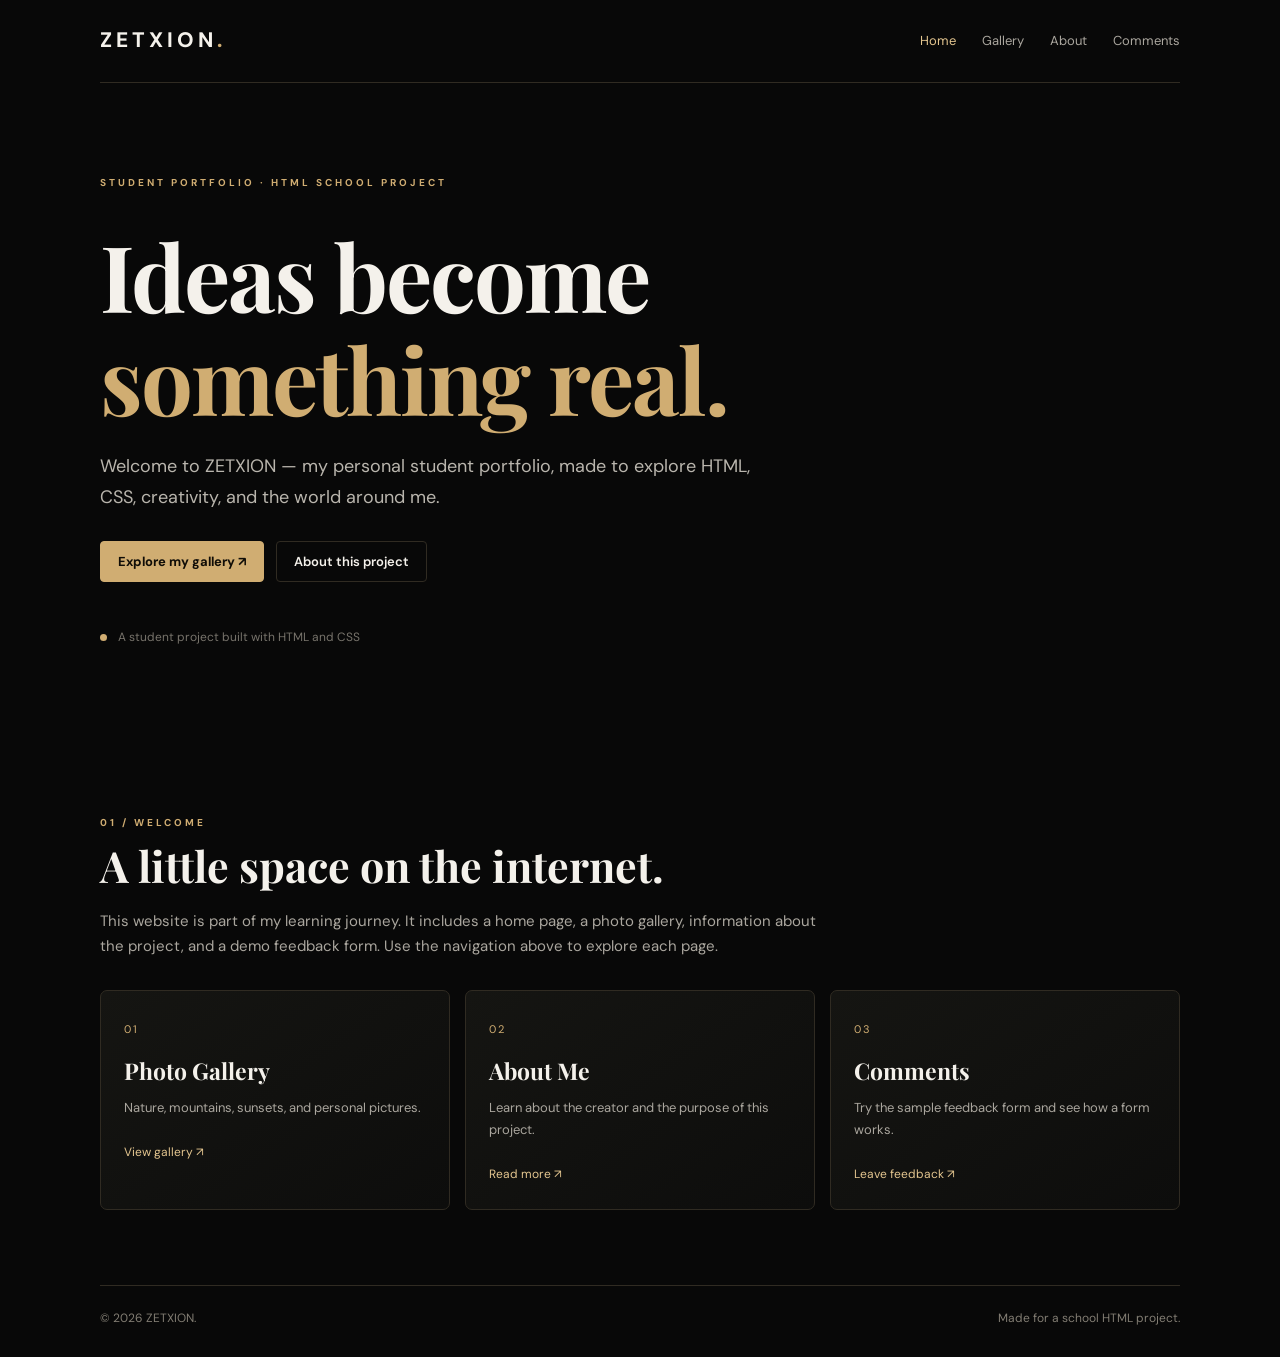
<file: index.html>
<!DOCTYPE html>
<html lang="en">
<head>
  <meta charset="UTF-8">
  <meta name="viewport" content="width=device-width, initial-scale=1">
  <meta name="theme-color" content="#080808">
  <meta name="description" content="ZETXION student portfolio and HTML school project.">
  <title>ZETXION | Home</title>
  <link rel="stylesheet" href="style.css">
</head>
<body>
  <header class="site-header">
    <a class="logo" href="index.html">ZETXION<span>.</span></a>
    <nav aria-label="Main navigation">
      <a class="active" href="index.html">Home</a>
      <a href="gallery.html">Gallery</a>
      <a href="about.html">About</a>
      <a href="comments.html">Comments</a>
    </nav>
  </header>

  <main>
    <section class="hero container">
      <p class="eyebrow">STUDENT PORTFOLIO · HTML SCHOOL PROJECT</p>
      <h1>Ideas become<br><span>something real.</span></h1>
      <p class="lead">Welcome to ZETXION — my personal student portfolio, made to explore HTML, CSS, creativity, and the world around me.</p>
      <div class="button-row">
        <a class="button button-gold" href="gallery.html">Explore my gallery ↗</a>
        <a class="button button-outline" href="about.html">About this project</a>
      </div>
      <div class="hero-note"><span class="status-dot"></span> A student project built with HTML and CSS</div>
    </section>

    <section class="container section-block">
      <p class="eyebrow">01 / WELCOME</p>
      <h2>A little space on the internet.</h2>
      <p class="body-copy">This website is part of my learning journey. It includes a home page, a photo gallery, information about the project, and a demo feedback form. Use the navigation above to explore each page.</p>
      <div class="feature-grid">
        <a class="feature-card" href="gallery.html"><span class="card-index">01</span><h3>Photo Gallery</h3><p>Nature, mountains, sunsets, and personal pictures.</p><span class="card-link">View gallery ↗</span></a>
        <a class="feature-card" href="about.html"><span class="card-index">02</span><h3>About Me</h3><p>Learn about the creator and the purpose of this project.</p><span class="card-link">Read more ↗</span></a>
        <a class="feature-card" href="comments.html"><span class="card-index">03</span><h3>Comments</h3><p>Try the sample feedback form and see how a form works.</p><span class="card-link">Leave feedback ↗</span></a>
      </div>
    </section>
  </main>

  <footer class="site-footer"><span>© <span class="year"></span> ZETXION.</span><span>Made for a school HTML project.</span></footer>
  <script src="script.js"></script>
</body>
</html>
</file>
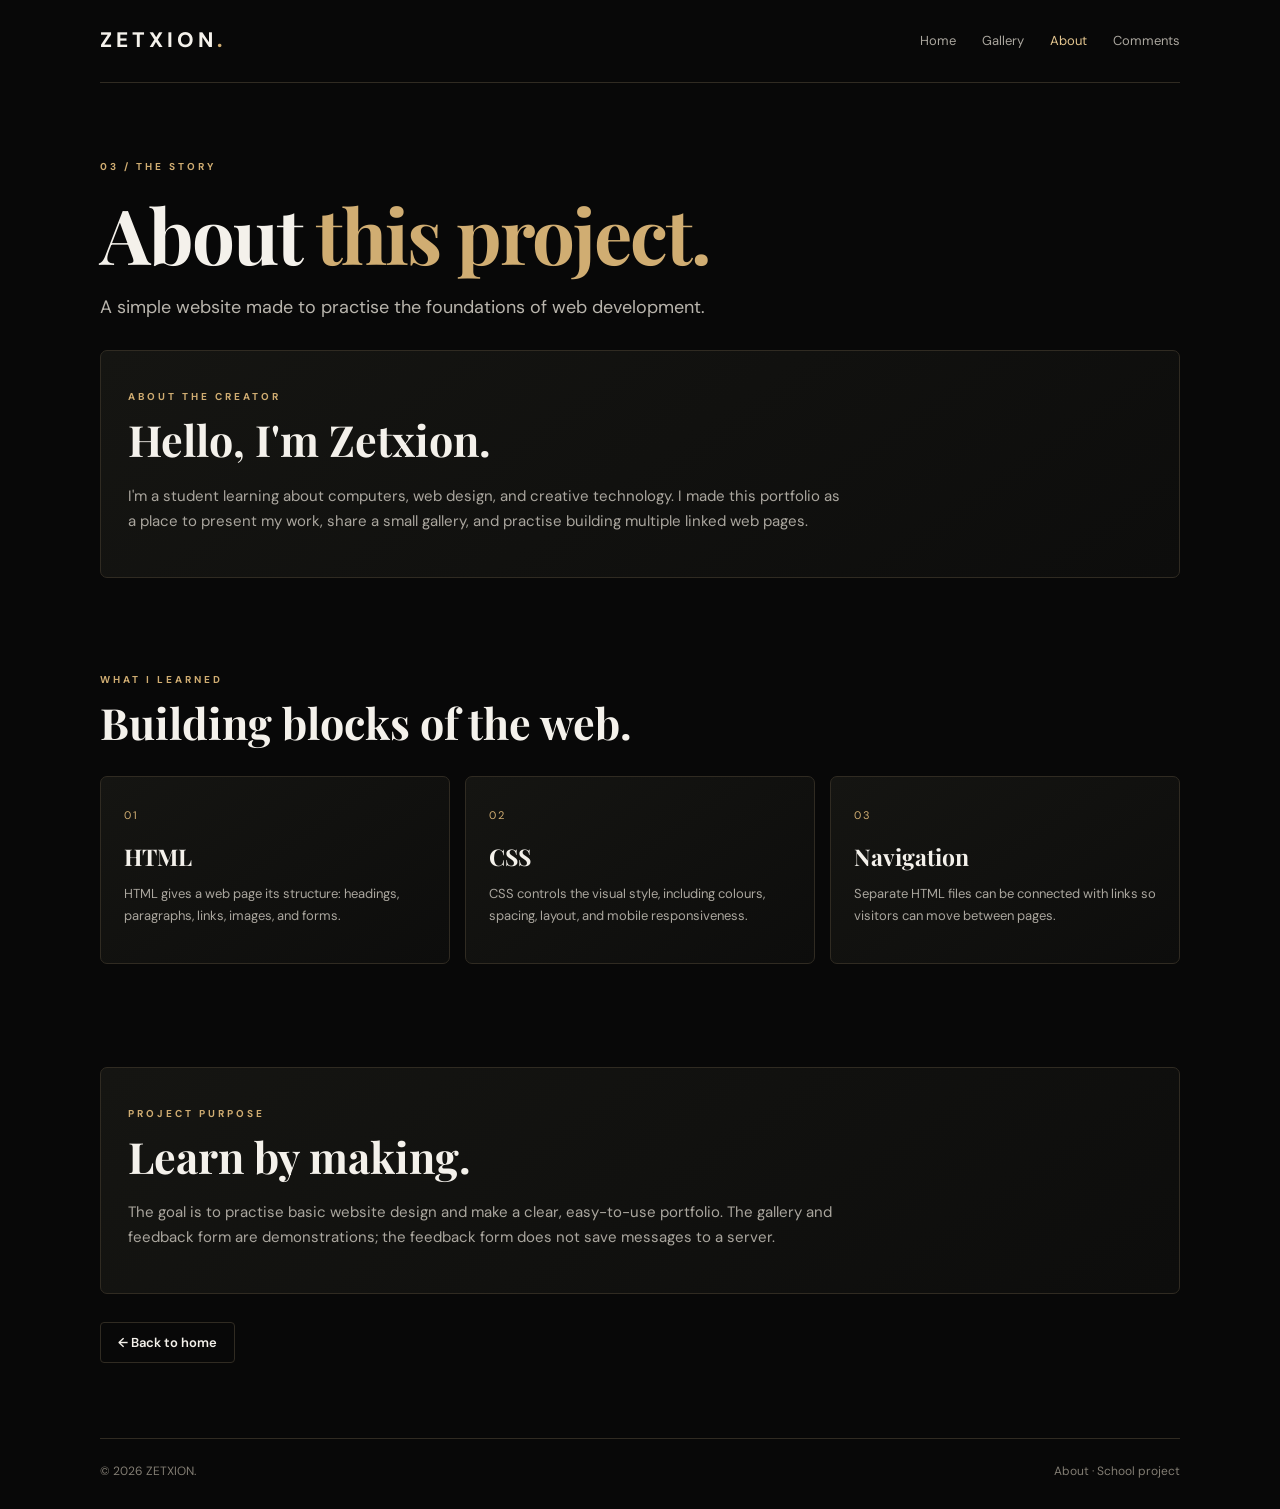
<file: about.html>
<!DOCTYPE html>
<html lang="en">
<head>
  <meta charset="UTF-8">
  <meta name="viewport" content="width=device-width, initial-scale=1">
  <meta name="theme-color" content="#080808">
  <title>ZETXION | About</title>
  <link rel="stylesheet" href="style.css">
</head>
<body>
  <header class="site-header">
    <a class="logo" href="index.html">ZETXION<span>.</span></a>
    <nav aria-label="Main navigation">
      <a href="index.html">Home</a><a href="gallery.html">Gallery</a><a class="active" href="about.html">About</a><a href="comments.html">Comments</a>
    </nav>
  </header>
  <main class="container page-main">
    <p class="eyebrow">03 / THE STORY</p>
    <h1 class="page-title">About <span>this project.</span></h1>
    <p class="lead">A simple website made to practise the foundations of web development.</p>
    <section class="about-panel">
      <p class="eyebrow">ABOUT THE CREATOR</p>
      <h2>Hello, I'm Zetxion.</h2>
      <p class="body-copy">I'm a student learning about computers, web design, and creative technology. I made this portfolio as a place to present my work, share a small gallery, and practise building multiple linked web pages.</p>
    </section>
    <section class="section-block">
      <p class="eyebrow">WHAT I LEARNED</p>
      <h2>Building blocks of the web.</h2>
      <div class="feature-grid">
        <article class="feature-card"><span class="card-index">01</span><h3>HTML</h3><p>HTML gives a web page its structure: headings, paragraphs, links, images, and forms.</p></article>
        <article class="feature-card"><span class="card-index">02</span><h3>CSS</h3><p>CSS controls the visual style, including colours, spacing, layout, and mobile responsiveness.</p></article>
        <article class="feature-card"><span class="card-index">03</span><h3>Navigation</h3><p>Separate HTML files can be connected with links so visitors can move between pages.</p></article>
      </div>
    </section>
    <section class="about-panel">
      <p class="eyebrow">PROJECT PURPOSE</p>
      <h2>Learn by making.</h2>
      <p class="body-copy">The goal is to practise basic website design and make a clear, easy-to-use portfolio. The gallery and feedback form are demonstrations; the feedback form does not save messages to a server.</p>
    </section>
    <a class="button button-outline" href="index.html">← Back to home</a>
  </main>
  <footer class="site-footer"><span>© <span class="year"></span> ZETXION.</span><span>About · School project</span></footer>
  <script src="script.js"></script>
</body>
</html>
</file>
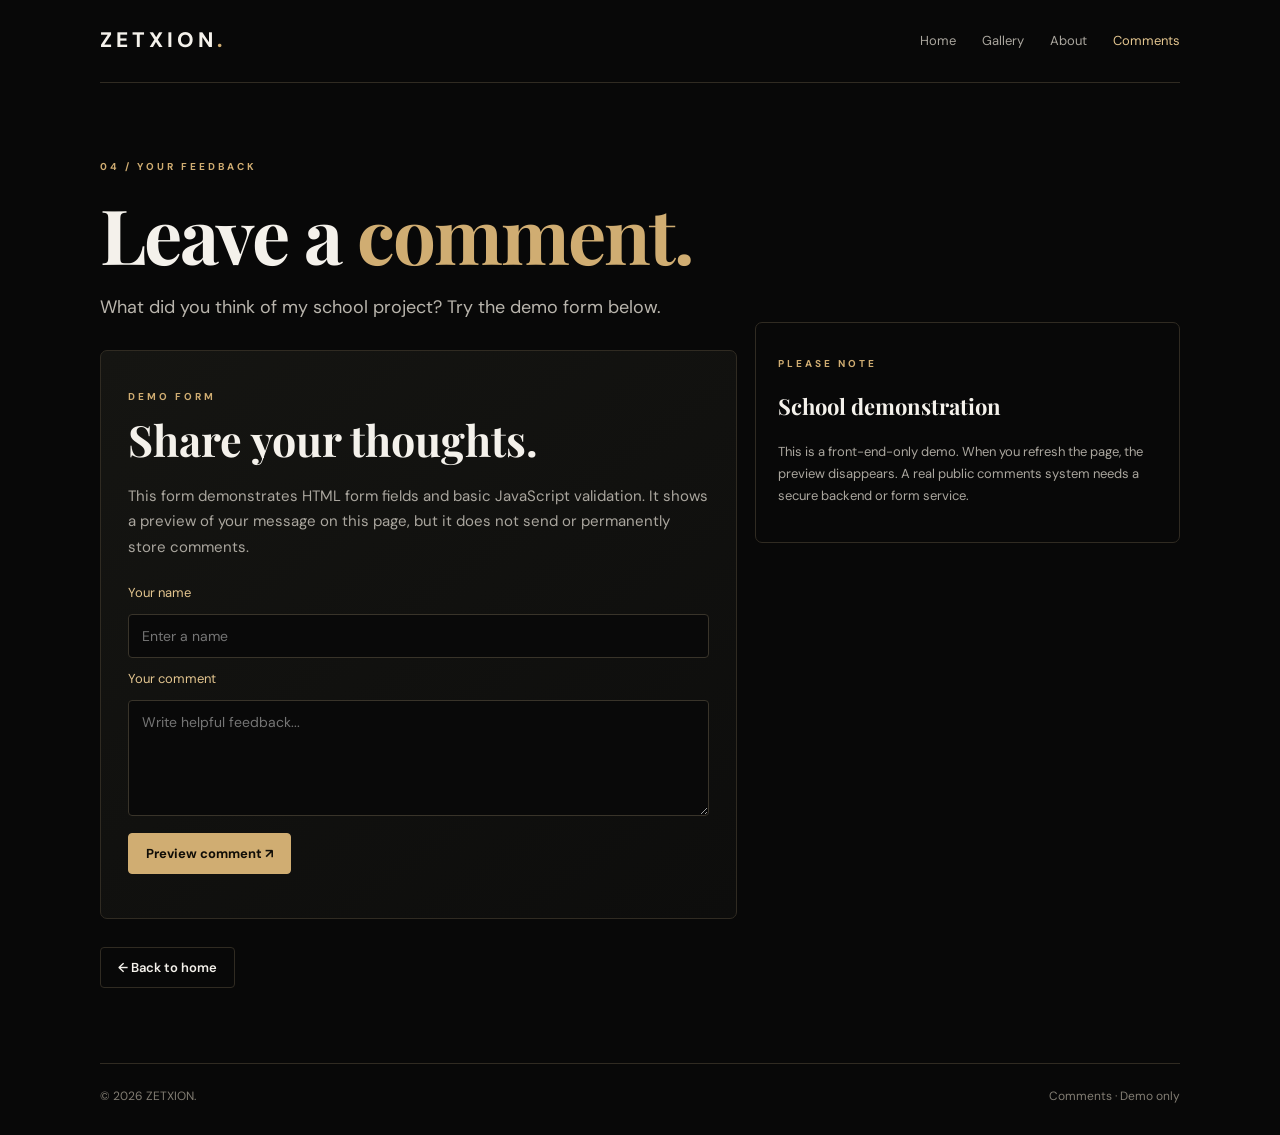
<file: comments.html>
<!DOCTYPE html>
<html lang="en">
<head>
  <meta charset="UTF-8">
  <meta name="viewport" content="width=device-width, initial-scale=1">
  <meta name="theme-color" content="#080808">
  <title>ZETXION | Comments</title>
  <link rel="stylesheet" href="style.css">
</head>
<body>
  <header class="site-header">
    <a class="logo" href="index.html">ZETXION<span>.</span></a>
    <nav aria-label="Main navigation">
      <a href="index.html">Home</a><a href="gallery.html">Gallery</a><a href="about.html">About</a><a class="active" href="comments.html">Comments</a>
    </nav>
  </header>
  <main class="container page-main">
    <p class="eyebrow">04 / YOUR FEEDBACK</p>
    <h1 class="page-title">Leave a <span>comment.</span></h1>
    <p class="lead">What did you think of my school project? Try the demo form below.</p>
    <div class="form-layout">
      <section class="about-panel">
        <p class="eyebrow">DEMO FORM</p>
        <h2>Share your thoughts.</h2>
        <p class="body-copy">This form demonstrates HTML form fields and basic JavaScript validation. It shows a preview of your message on this page, but it does not send or permanently store comments.</p>
        <form id="comment-form">
          <label for="visitor-name">Your name</label>
          <input id="visitor-name" name="name" type="text" maxlength="50" placeholder="Enter a name" required>
          <label for="visitor-comment">Your comment</label>
          <textarea id="visitor-comment" name="comment" rows="5" maxlength="500" placeholder="Write helpful feedback..." required></textarea>
          <button class="button button-gold" type="submit">Preview comment ↗</button>
        </form>
        <div id="form-result" class="form-result" role="status" aria-live="polite"></div>
      </section>
      <aside class="side-note">
        <p class="eyebrow">PLEASE NOTE</p>
        <h3>School demonstration</h3>
        <p>This is a front-end-only demo. When you refresh the page, the preview disappears. A real public comments system needs a secure backend or form service.</p>
      </aside>
    </div>
    <a class="button button-outline" href="index.html">← Back to home</a>
  </main>
  <footer class="site-footer"><span>© <span class="year"></span> ZETXION.</span><span>Comments · Demo only</span></footer>
  <script src="script.js"></script>
</body>
</html>
</file>
<file: style.css>
@import url('https://fonts.googleapis.com/css2?family=DM+Sans:wght@400;500;600;700&family=Playfair+Display:wght@500;600;700;800&display=swap');

:root{--bg:#080808;--panel:#111111;--panel2:#151512;--text:#f4f1eb;--muted:#aaa69e;--line:#302b22;--gold:#d0ad72;--gold-light:#e3c58f;--max:1080px}
*{box-sizing:border-box}
html{scroll-behavior:smooth}
body{margin:0;background:var(--bg);color:var(--text);font-family:'DM Sans',Arial,sans-serif;line-height:1.7}
a{color:inherit;text-decoration:none}
.site-header{width:min(var(--max),90%);margin:auto;display:flex;align-items:center;justify-content:space-between;gap:20px;padding:23px 0;border-bottom:1px solid var(--line)}
.logo{font-size:21px;font-weight:800;letter-spacing:4px;white-space:nowrap}
.logo span,.page-title span,h1 span{color:var(--gold)}
nav{display:flex;gap:clamp(10px,2.5vw,26px);align-items:center;flex-wrap:wrap;justify-content:flex-end}
nav a{font-size:13px;color:var(--muted);transition:color .2s}
nav a:hover,nav a.active{color:var(--gold-light)}
.container{width:min(var(--max),90%);margin-inline:auto}
.hero{min-height:74vh;display:flex;flex-direction:column;justify-content:center;align-items:flex-start;padding:70px 0 90px}
.eyebrow{color:var(--gold);font-size:10px;letter-spacing:3px;text-transform:uppercase;font-weight:700}
h1,h2,h3{line-height:1.12}
.hero h1,.page-title{font-family:'Playfair Display',Georgia,serif;font-size:clamp(46px,10vw,92px);letter-spacing:-2px;margin:22px 0}
.lead{max-width:650px;color:#b9b5ad;font-size:clamp(15px,2vw,18px);margin:0}
.button-row{display:flex;flex-wrap:wrap;gap:12px;margin-top:28px}
.button{display:inline-flex;align-items:center;justify-content:center;padding:11px 17px;border:1px solid var(--line);border-radius:4px;font:600 13px 'DM Sans',Arial,sans-serif;cursor:pointer;transition:transform .2s,border-color .2s,background .2s}
.button:hover{transform:translateY(-2px);border-color:var(--gold)}
.button-gold{background:var(--gold);color:#100d07;border-color:var(--gold);font-weight:700}
.button-gold:hover{background:var(--gold-light)}
.button-outline{background:transparent;color:var(--text)}
.hero-note{margin-top:45px;color:#77736b;font-size:12px}
.status-dot{display:inline-block;width:7px;height:7px;background:var(--gold);border-radius:50%;margin-right:8px}
.section-block{padding:55px 0 75px}
h2{font-family:'Playfair Display',Georgia,serif;font-size:clamp(28px,5vw,43px);margin:10px 0 20px}
.body-copy{max-width:720px;color:var(--muted);font-size:15px}
.feature-grid{display:grid;grid-template-columns:repeat(3,minmax(0,1fr));gap:15px;margin-top:30px}
.feature-card{display:block;background:linear-gradient(145deg,#151512,#0d0d0c);border:1px solid var(--line);border-radius:7px;padding:23px;transition:transform .2s,border-color .2s}
.feature-card:hover{transform:translateY(-4px);border-color:var(--gold)}
.card-index{font-size:11px;color:var(--gold);letter-spacing:2px}
.feature-card h3{font-family:'Playfair Display',Georgia,serif;font-size:23px;margin:17px 0 8px}
.feature-card p{color:var(--muted);font-size:13px}
.card-link{display:inline-block;margin-top:10px;color:var(--gold-light);font-size:12px}
.page-main{padding-top:65px;padding-bottom:75px;min-height:72vh}
.page-title{font-size:clamp(43px,9vw,76px);margin:16px 0}
.notice{border:1px solid var(--line);border-left:3px solid var(--gold);padding:13px 16px;color:var(--muted);font-size:13px;margin:26px 0}
code{color:var(--gold-light);overflow-wrap:anywhere}
.gallery-grid{display:grid;grid-template-columns:repeat(2,minmax(0,1fr));gap:18px;margin:28px 0}
.gallery-item{margin:0;background:var(--panel);border:1px solid var(--line);border-radius:7px;overflow:hidden}
.gallery-item img{display:block;width:100%;height:250px;object-fit:cover;background:#191919;transition:transform .4s}
.gallery-item:hover img{transform:scale(1.025)}
.gallery-item figcaption{display:flex;flex-direction:column;gap:3px;padding:14px 16px}
.gallery-item figcaption strong{font-size:13px;color:var(--text)}
.gallery-item figcaption span,.small-note{font-size:12px;color:var(--muted)}
.small-note{margin:20px 0 26px}
.about-panel{padding:27px;border:1px solid var(--line);border-radius:7px;background:linear-gradient(145deg,#151512,#0d0d0c);margin:28px 0}
.about-panel h2{margin-top:8px}
.form-layout{display:grid;grid-template-columns:minmax(0,1.5fr) minmax(200px,1fr);gap:18px;align-items:start}
form{display:grid;gap:10px;margin-top:22px}
label{font-size:13px;color:var(--gold-light)}
input,textarea{width:100%;padding:12px 13px;background:#090909;border:1px solid #39342a;border-radius:4px;color:var(--text);font:14px 'DM Sans',Arial,sans-serif}
input:focus,textarea:focus{outline:1px solid var(--gold);border-color:var(--gold)}
textarea{resize:vertical}
form .button{justify-self:start;margin-top:7px}
.form-result{margin-top:17px;color:var(--gold-light);overflow-wrap:anywhere}
.preview-card{border:1px solid var(--line);border-radius:5px;padding:14px;margin-top:10px;background:#0a0a0a}
.preview-card strong{color:var(--gold-light)}
.preview-card p{white-space:pre-wrap;color:var(--muted);margin-bottom:0}
.side-note{border:1px solid var(--line);padding:22px;border-radius:7px;color:var(--muted);font-size:13px}
.side-note h3{color:var(--text);font-family:'Playfair Display',Georgia,serif;font-size:22px}
.site-footer{width:min(var(--max),90%);margin:auto;border-top:1px solid var(--line);padding:22px 0 28px;display:flex;justify-content:space-between;gap:12px;flex-wrap:wrap;color:#827d73;font-size:12px}
@media(max-width:650px){.site-header{align-items:flex-start;flex-direction:column;padding:18px 0}.site-header nav{justify-content:flex-start;gap:17px}.hero{min-height:66vh;padding:60px 0}.hero h1{letter-spacing:-1.5px}.feature-grid,.gallery-grid,.form-layout{grid-template-columns:1fr}.gallery-item img{height:230px}.section-block{padding:40px 0 55px}.about-panel{padding:20px}.site-footer{flex-direction:column;gap:4px}}
</file>
